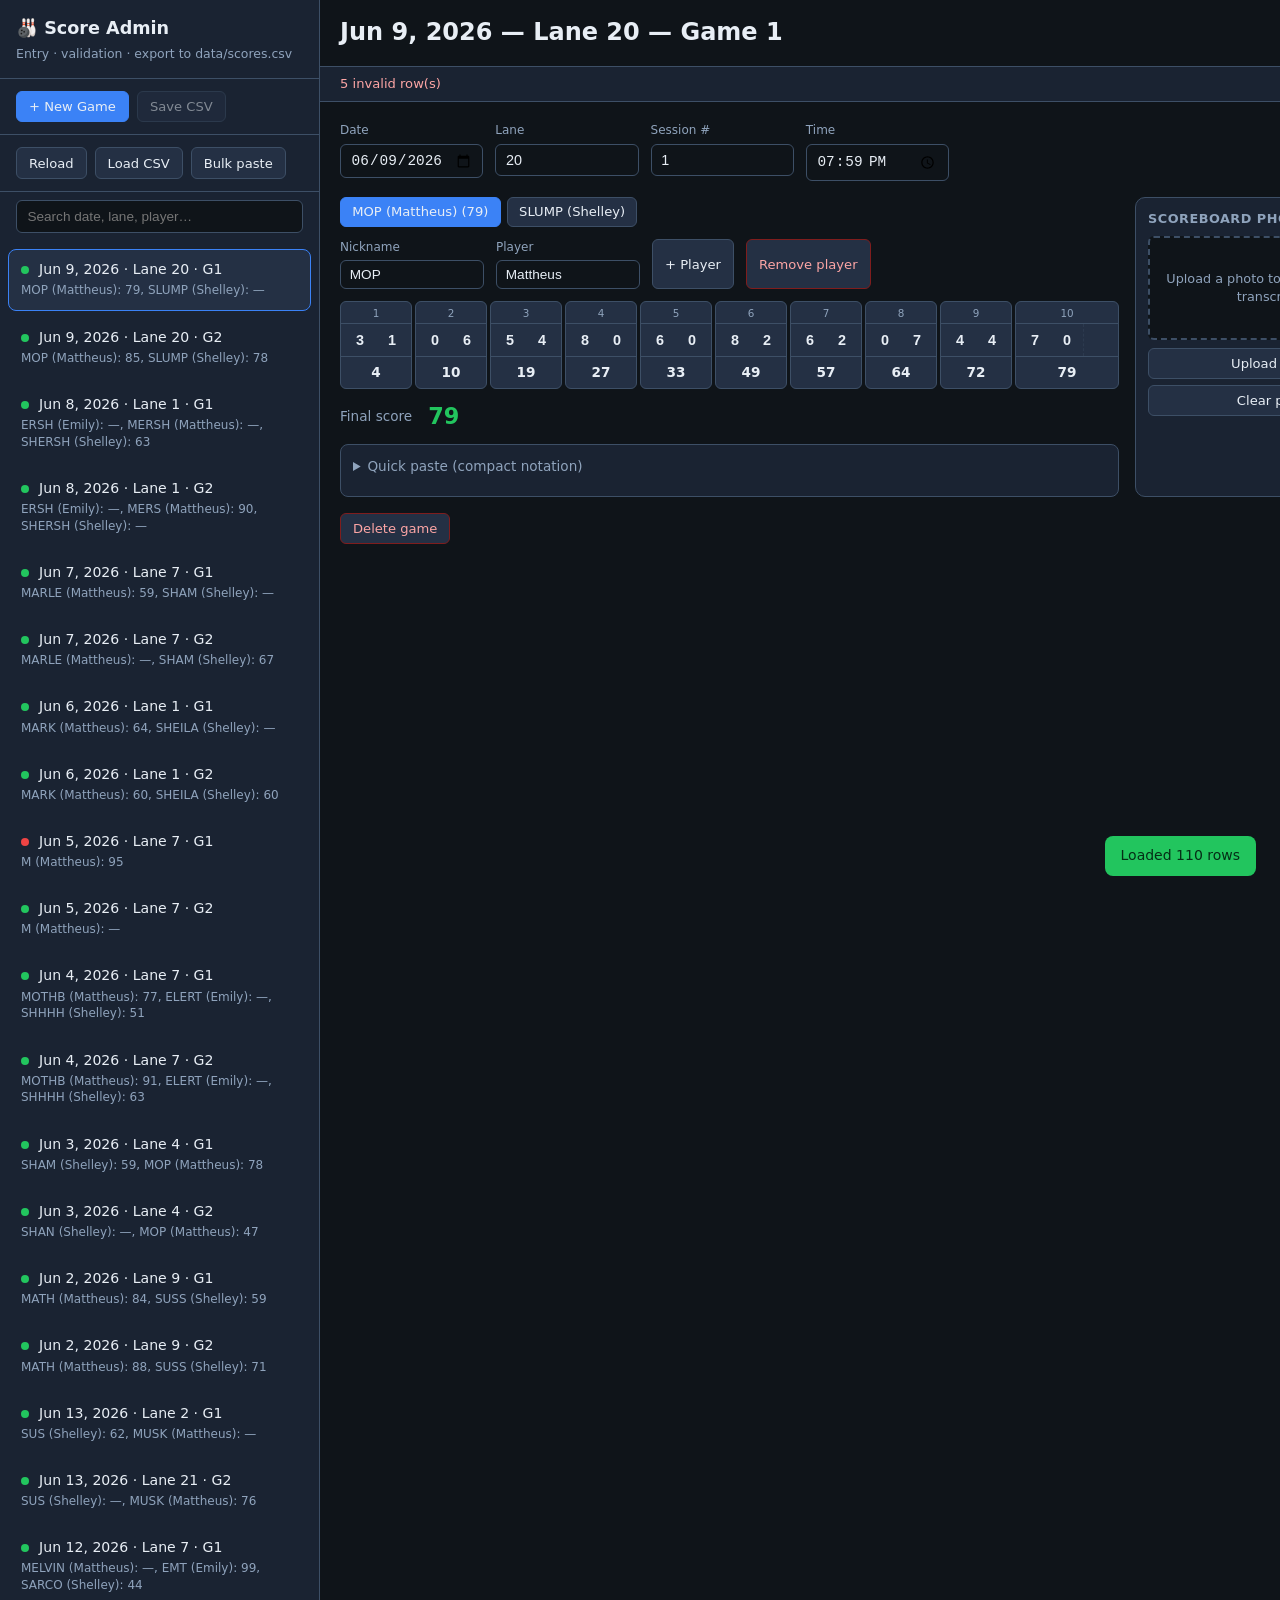
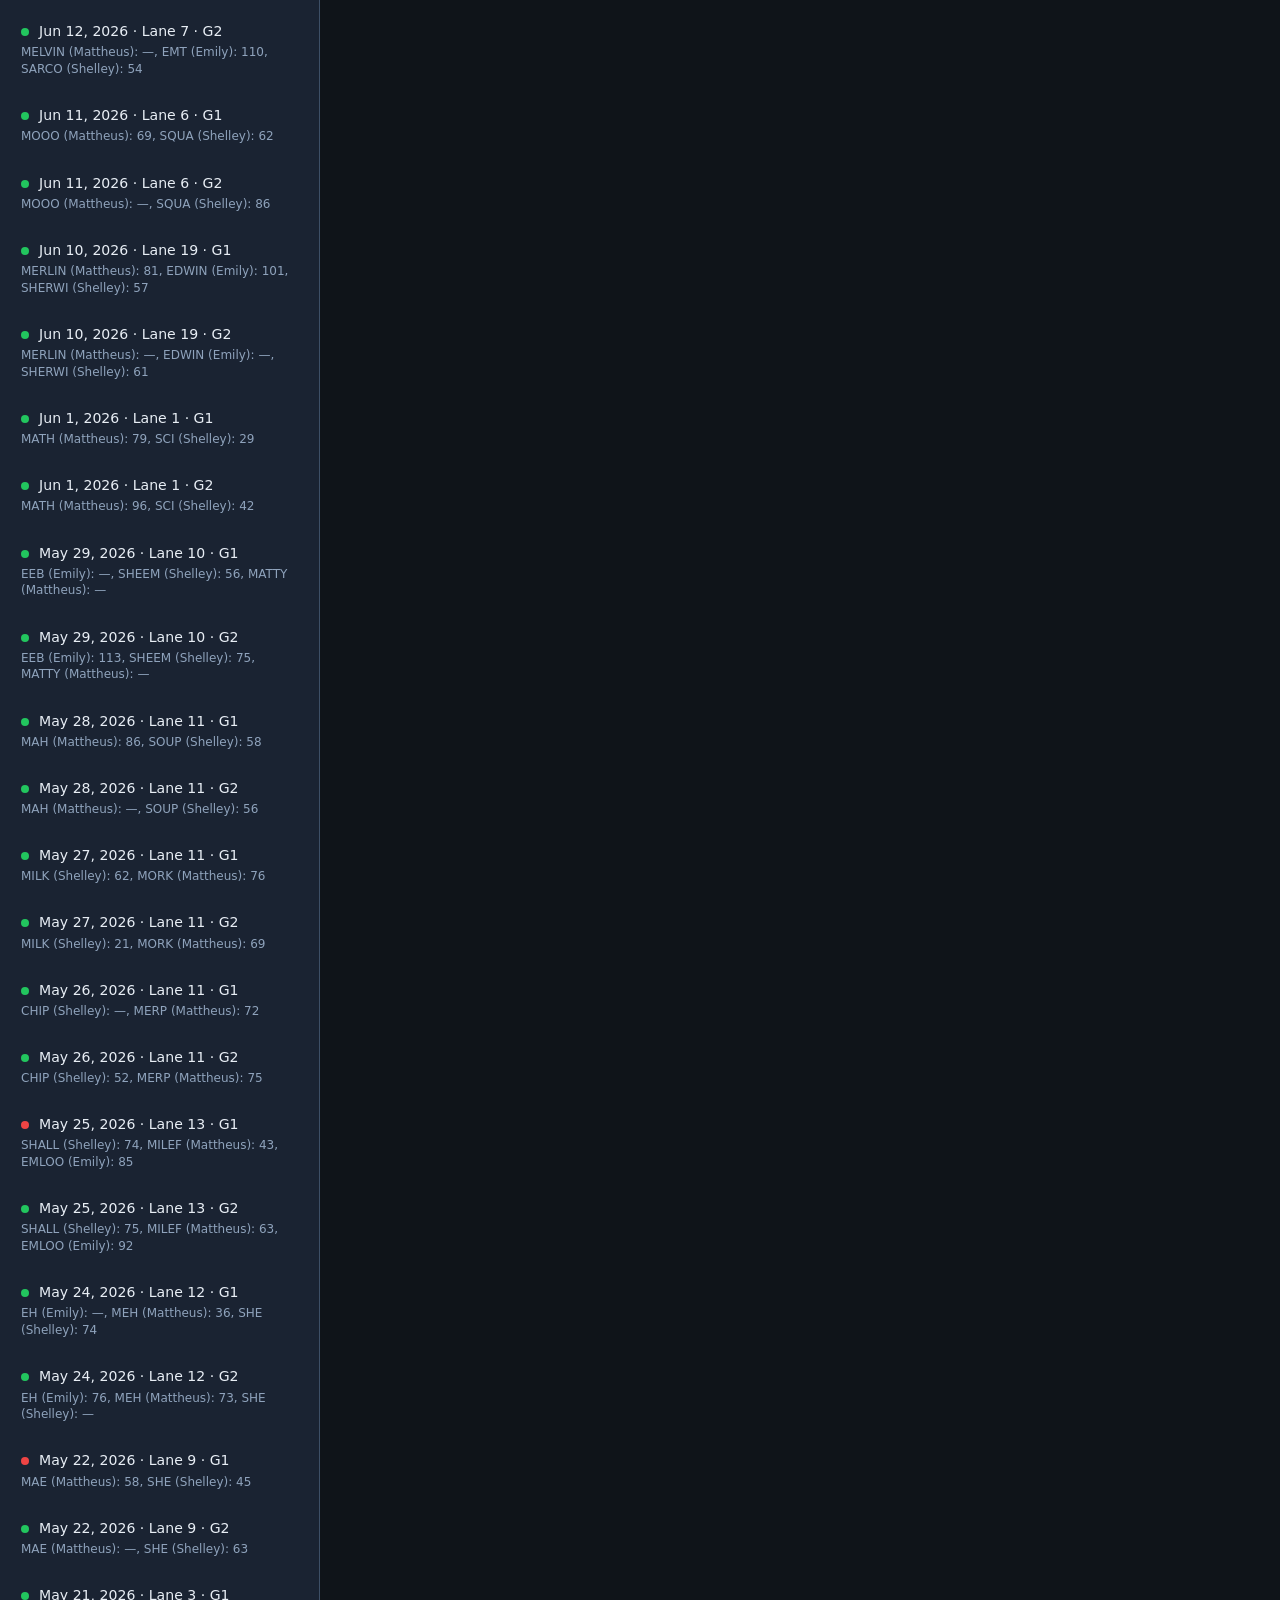
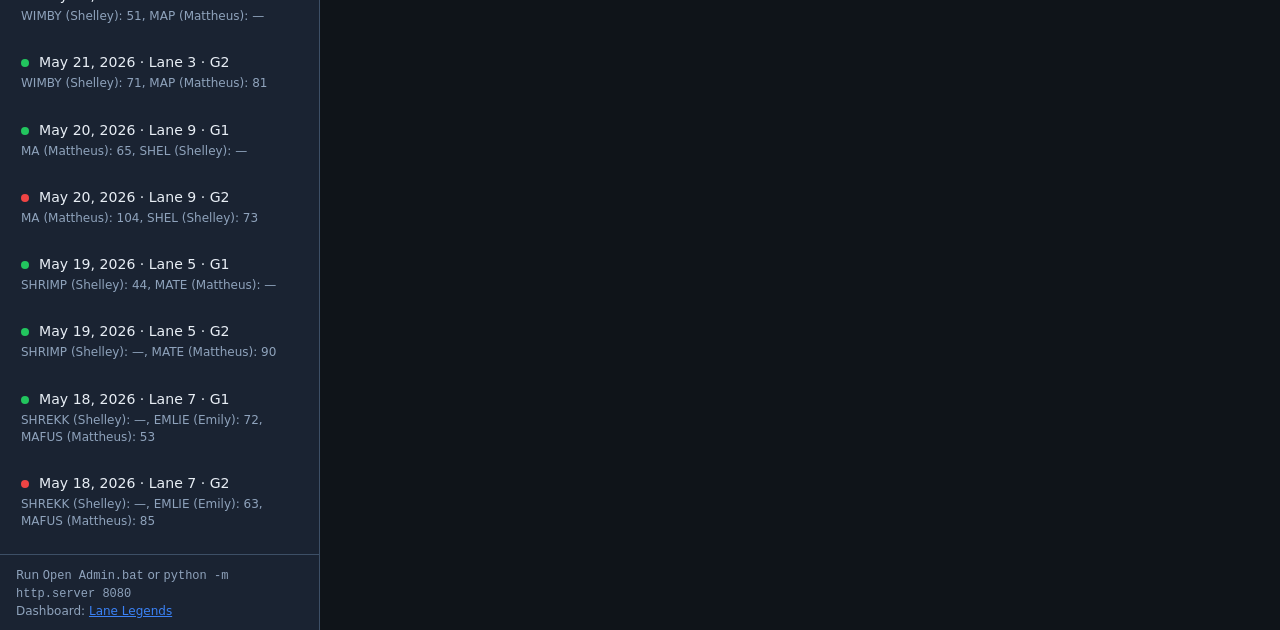
<file: admin/index.html>
<!DOCTYPE html>
<html lang="en">
<head>
  <meta charset="UTF-8">
  <meta name="viewport" content="width=device-width, initial-scale=1.0">
  <title>Lane Legends — Score Admin</title>
  <link rel="icon" href="data:image/svg+xml,%3Csvg xmlns='http://www.w3.org/2000/svg' viewBox='0 0 100 100'%3E%3Ctext y='.9em' font-size='90'%3E%F0%9F%8E%B3%3C/text%3E%3C/svg%3E">
  <link rel="stylesheet" href="admin.css">
</head>
<body>
  <div class="app">
    <aside class="sidebar">
      <div class="sidebar-header">
        <h1>🎳 Score Admin</h1>
        <p>Entry · validation · export to data/scores.csv</p>
      </div>
      <div class="toolbar">
        <button type="button" class="primary" id="btnNew">+ New Game</button>
        <button type="button" id="btnSave">Save CSV</button>
      </div>
      <div class="toolbar">
        <button type="button" id="btnReload">Reload</button>
        <button type="button" id="btnLoadFile">Load CSV</button>
        <button type="button" id="btnBulk">Bulk paste</button>
        <input type="file" id="fileInput" accept=".csv" hidden>
      </div>
      <div class="search-box">
        <input type="search" id="searchInput" placeholder="Search date, lane, player…">
      </div>
      <div class="game-list" id="gameList"></div>
      <div class="sidebar-footer">
        Run <code>Open Admin.bat</code> or <code>python -m http.server 8080</code><br>
        Dashboard: <a href="../index.html">Lane Legends</a>
      </div>
    </aside>

    <main class="main">
      <header class="main-header">
        <h2 id="editorTitle">Score Admin</h2>
      </header>
      <div class="validation-bar ok" id="validationBar">Loading…</div>
      <div class="editor" id="editor">
        <div class="empty-editor"><p>Loading scores…</p></div>
      </div>
    </main>
  </div>

  <div id="bulkModal" class="modal hidden">
    <div class="modal-content">
      <h3>Bulk paste games</h3>
      <p class="modal-hint">One block per game (blank line between). Header: <code>YYYY-MM-DD | Lane 7 | Game 1 | 8:30 PM</code>. Player lines: <code>SHREKK: 4- 0-7 X- …</code></p>
      <textarea id="bulkText" rows="14"></textarea>
      <div class="modal-actions">
        <button type="button" class="primary" id="btnBulkApply">Import games</button>
        <button type="button" id="btnBulkClose">Cancel</button>
      </div>
    </div>
  </div>

  <div class="toast" id="toast"></div>

  <script src="../js/bowling-core.js"></script>
  <script src="../js/nickname-map.js"></script>
  <script src="admin.js"></script>
</body>
</html>
</file>
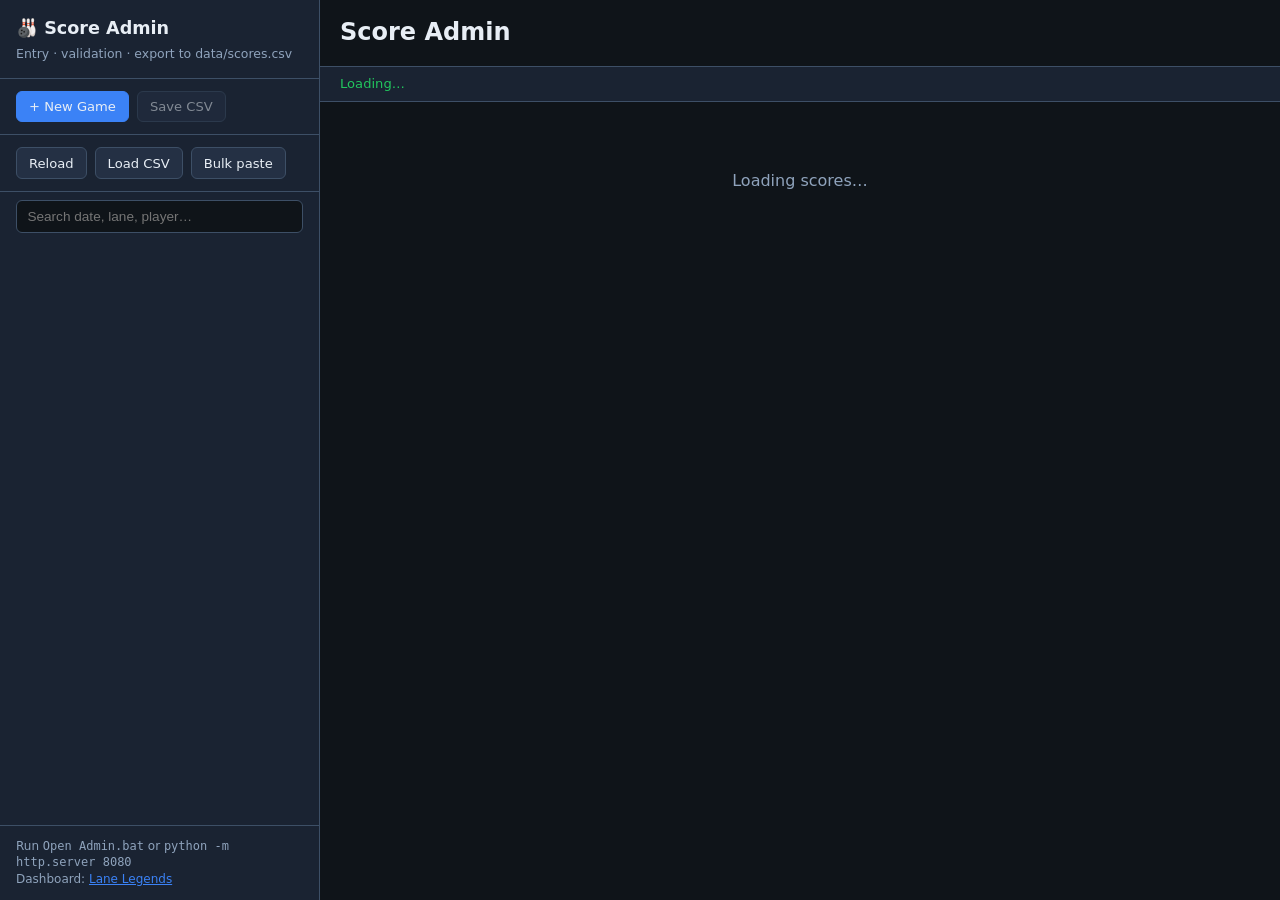
<file: score-entry.html>
<!DOCTYPE html>
<html lang="en">
<head>
  <meta charset="UTF-8">
  <meta http-equiv="refresh" content="0;url=admin/">
  <title>Redirecting to Score Admin</title>
</head>
<body>
  <p>Score entry moved to <a href="admin/">admin/</a>.</p>
</body>
</html>
</file>
<file: admin/admin.css>
:root {
  --bg: #0f1419;
  --surface: #1a2332;
  --surface2: #243044;
  --border: #3d4f66;
  --text: #e8eef5;
  --muted: #8fa3bc;
  --accent: #3b82f6;
  --accent-hover: #2563eb;
  --success: #22c55e;
  --warn: #f59e0b;
  --danger: #ef4444;
  --strike: #fbbf24;
  --spare: #34d399;
}

* { box-sizing: border-box; margin: 0; padding: 0; }

body {
  font-family: "Segoe UI", system-ui, sans-serif;
  background: var(--bg);
  color: var(--text);
  min-height: 100vh;
  line-height: 1.4;
}

.hidden { display: none !important; }

.app {
  display: grid;
  grid-template-columns: 320px 1fr;
  min-height: 100vh;
}

@media (max-width: 900px) {
  .app { grid-template-columns: 1fr; }
  .sidebar { max-height: 40vh; overflow: auto; }
}

.sidebar {
  background: var(--surface);
  border-right: 1px solid var(--border);
  display: flex;
  flex-direction: column;
}

.sidebar-header {
  padding: 1rem;
  border-bottom: 1px solid var(--border);
}

.sidebar-header h1 { font-size: 1.1rem; font-weight: 600; }
.sidebar-header p { font-size: 0.78rem; color: var(--muted); margin-top: 0.25rem; }

.toolbar {
  padding: 0.75rem 1rem;
  display: flex;
  flex-wrap: wrap;
  gap: 0.5rem;
  border-bottom: 1px solid var(--border);
}

button, .btn {
  background: var(--surface2);
  color: var(--text);
  border: 1px solid var(--border);
  border-radius: 6px;
  padding: 0.45rem 0.75rem;
  font-size: 0.82rem;
  cursor: pointer;
  font-family: inherit;
}

button:hover { background: var(--border); }
button.primary { background: var(--accent); border-color: var(--accent); }
button.primary:hover { background: var(--accent-hover); }
button.danger { border-color: #7f1d1d; color: #fca5a5; }
button:disabled { opacity: 0.5; cursor: not-allowed; }

.search-box {
  padding: 0.5rem 1rem;
}

.search-box input {
  width: 100%;
  background: var(--bg);
  border: 1px solid var(--border);
  border-radius: 6px;
  color: var(--text);
  padding: 0.5rem 0.65rem;
  font-size: 0.85rem;
}

.game-list {
  flex: 1;
  overflow-y: auto;
  padding: 0.5rem;
}

.game-item {
  padding: 0.65rem 0.75rem;
  border-radius: 8px;
  border: 1px solid transparent;
  cursor: pointer;
  margin-bottom: 0.35rem;
}

.game-item:hover { background: var(--surface2); border-color: var(--border); }
.game-item.active { background: var(--surface2); border-color: var(--accent); }

.game-item-title { font-size: 0.88rem; font-weight: 500; }
.game-item-meta { font-size: 0.75rem; color: var(--muted); margin-top: 0.15rem; }

.status-dot {
  display: inline-block;
  width: 8px;
  height: 8px;
  border-radius: 50%;
  margin-right: 0.35rem;
}
.status-dot.green { background: var(--success); }
.status-dot.yellow { background: var(--warn); }
.status-dot.red { background: var(--danger); }

.main {
  display: flex;
  flex-direction: column;
  min-height: 100vh;
}

.main-header {
  padding: 1rem 1.25rem;
  border-bottom: 1px solid var(--border);
  display: flex;
  flex-wrap: wrap;
  align-items: center;
  justify-content: space-between;
  gap: 0.75rem;
}

.validation-bar {
  padding: 0.5rem 1.25rem;
  font-size: 0.82rem;
  border-bottom: 1px solid var(--border);
  background: var(--surface);
}

.validation-bar.ok { color: var(--success); }
.validation-bar.warn { color: var(--warn); }
.validation-bar.err { color: #fca5a5; }

.editor {
  flex: 1;
  padding: 1.25rem;
  overflow: auto;
}

.empty-editor {
  text-align: center;
  padding: 3rem 1rem;
  color: var(--muted);
}

.meta-grid {
  display: grid;
  grid-template-columns: repeat(auto-fill, minmax(8rem, 1fr));
  gap: 0.75rem;
  margin-bottom: 1rem;
}

.meta-grid label {
  display: flex;
  flex-direction: column;
  gap: 0.3rem;
  font-size: 0.75rem;
  color: var(--muted);
}

.meta-grid input {
  background: var(--bg);
  border: 1px solid var(--border);
  border-radius: 6px;
  color: var(--text);
  padding: 0.45rem 0.6rem;
  font-size: 0.9rem;
}

.editor-layout {
  display: grid;
  grid-template-columns: 1fr 280px;
  gap: 1rem;
}

@media (max-width: 1100px) {
  .editor-layout { grid-template-columns: 1fr; }
}

.photo-panel {
  background: var(--surface);
  border: 1px solid var(--border);
  border-radius: 10px;
  padding: 0.75rem;
}

.photo-panel h3 {
  font-size: 0.8rem;
  color: var(--muted);
  text-transform: uppercase;
  letter-spacing: 0.04em;
  margin-bottom: 0.5rem;
}

.photo-panel img {
  max-width: 100%;
  border-radius: 6px;
  display: block;
}

.photo-placeholder {
  background: var(--bg);
  border: 2px dashed var(--border);
  border-radius: 6px;
  padding: 2rem 1rem;
  text-align: center;
  font-size: 0.8rem;
  color: var(--muted);
}

.player-tabs {
  display: flex;
  flex-wrap: wrap;
  gap: 0.4rem;
  margin-bottom: 0.75rem;
}

.player-tab {
  padding: 0.4rem 0.7rem;
  border-radius: 6px;
  background: var(--surface2);
  border: 1px solid var(--border);
  cursor: pointer;
  font-size: 0.82rem;
}

.player-tab.active { background: var(--accent); border-color: var(--accent); }
.player-tab.invalid { border-color: var(--danger); }

.player-fields {
  display: flex;
  gap: 0.75rem;
  margin-bottom: 0.75rem;
  flex-wrap: wrap;
}

.player-fields label {
  display: flex;
  flex-direction: column;
  gap: 0.25rem;
  font-size: 0.75rem;
  color: var(--muted);
}

.player-fields input {
  background: var(--bg);
  border: 1px solid var(--border);
  border-radius: 6px;
  color: var(--text);
  padding: 0.4rem 0.55rem;
  width: 9rem;
  font-size: 0.85rem;
}

.scoreboard-wrap { overflow-x: auto; margin-bottom: 0.75rem; }

.frames {
  display: flex;
  gap: 3px;
  min-width: max-content;
}

.frame {
  background: var(--surface2);
  border: 1px solid var(--border);
  border-radius: 6px;
  min-width: 4.5rem;
  text-align: center;
}

.frame.frame-10 { min-width: 6.5rem; }
.frame.frame-10 .ball-input[data-ball="2"] { border-left: 1px dashed var(--border); }

.frame-num {
  font-size: 0.65rem;
  color: var(--muted);
  padding: 0.2rem;
  border-bottom: 1px solid var(--border);
}

.frame-balls {
  display: flex;
  justify-content: center;
  min-height: 2rem;
  border-bottom: 1px solid var(--border);
}

.ball-input {
  width: 2rem;
  height: 2rem;
  text-align: center;
  border: none;
  background: transparent;
  color: var(--text);
  font-size: 0.9rem;
  font-weight: 600;
  padding: 0;
  text-transform: uppercase;
}

.ball-input:focus { background: var(--bg); outline: 2px solid var(--accent); }
.ball-input.strike { color: var(--strike); }
.ball-input.spare { color: var(--spare); }
.ball-input:disabled { opacity: 0.35; cursor: not-allowed; }
.ball-input.invalid { outline: 2px solid var(--danger); }

.frame-total {
  padding: 0.35rem;
  font-size: 0.85rem;
  font-weight: 600;
  color: var(--muted);
  min-height: 1.6rem;
}

.frame-total.filled { color: var(--text); }

.final-score {
  font-size: 1.4rem;
  font-weight: 700;
  color: var(--success);
}

.toast {
  position: fixed;
  bottom: 1.5rem;
  right: 1.5rem;
  background: var(--success);
  color: #052e16;
  padding: 0.65rem 1rem;
  border-radius: 8px;
  font-size: 0.875rem;
  font-weight: 500;
  opacity: 0;
  transform: translateY(0.5rem);
  transition: opacity 0.2s, transform 0.2s;
  pointer-events: none;
  z-index: 100;
}

.toast.show { opacity: 1; transform: translateY(0); }

.sidebar-footer {
  padding: 0.75rem 1rem;
  border-top: 1px solid var(--border);
  font-size: 0.75rem;
  color: var(--muted);
}

.sidebar-footer a { color: var(--accent); }

.modal {
  position: fixed;
  inset: 0;
  background: rgba(0,0,0,0.65);
  display: flex;
  align-items: center;
  justify-content: center;
  z-index: 200;
  padding: 1rem;
}

.modal-content {
  background: var(--surface);
  border: 1px solid var(--border);
  border-radius: 12px;
  padding: 1.25rem;
  max-width: 640px;
  width: 100%;
  max-height: 90vh;
  overflow: auto;
}

.modal-content h3 { margin-bottom: 0.5rem; }
.modal-hint { font-size: 0.8rem; color: var(--muted); margin-bottom: 0.75rem; }

.modal-content textarea {
  width: 100%;
  background: var(--bg);
  border: 1px solid var(--border);
  border-radius: 8px;
  color: var(--text);
  font-family: Consolas, monospace;
  font-size: 0.85rem;
  padding: 0.75rem;
  resize: vertical;
}

.modal-actions { display: flex; gap: 0.5rem; margin-top: 0.75rem; }

.quick-paste {
  margin-top: 0.75rem;
  padding: 0.75rem;
  background: var(--surface);
  border: 1px solid var(--border);
  border-radius: 8px;
}

.quick-paste summary { cursor: pointer; color: var(--muted); font-size: 0.85rem; margin-bottom: 0.5rem; }

.quick-paste textarea {
  width: 100%;
  min-height: 3rem;
  background: var(--bg);
  border: 1px solid var(--border);
  border-radius: 6px;
  color: var(--text);
  font-family: Consolas, monospace;
  font-size: 0.85rem;
  padding: 0.5rem;
}

.list-more {
  padding: 0.5rem 1rem;
  font-size: 0.78rem;
  color: var(--muted);
  text-align: center;
}
</file>
